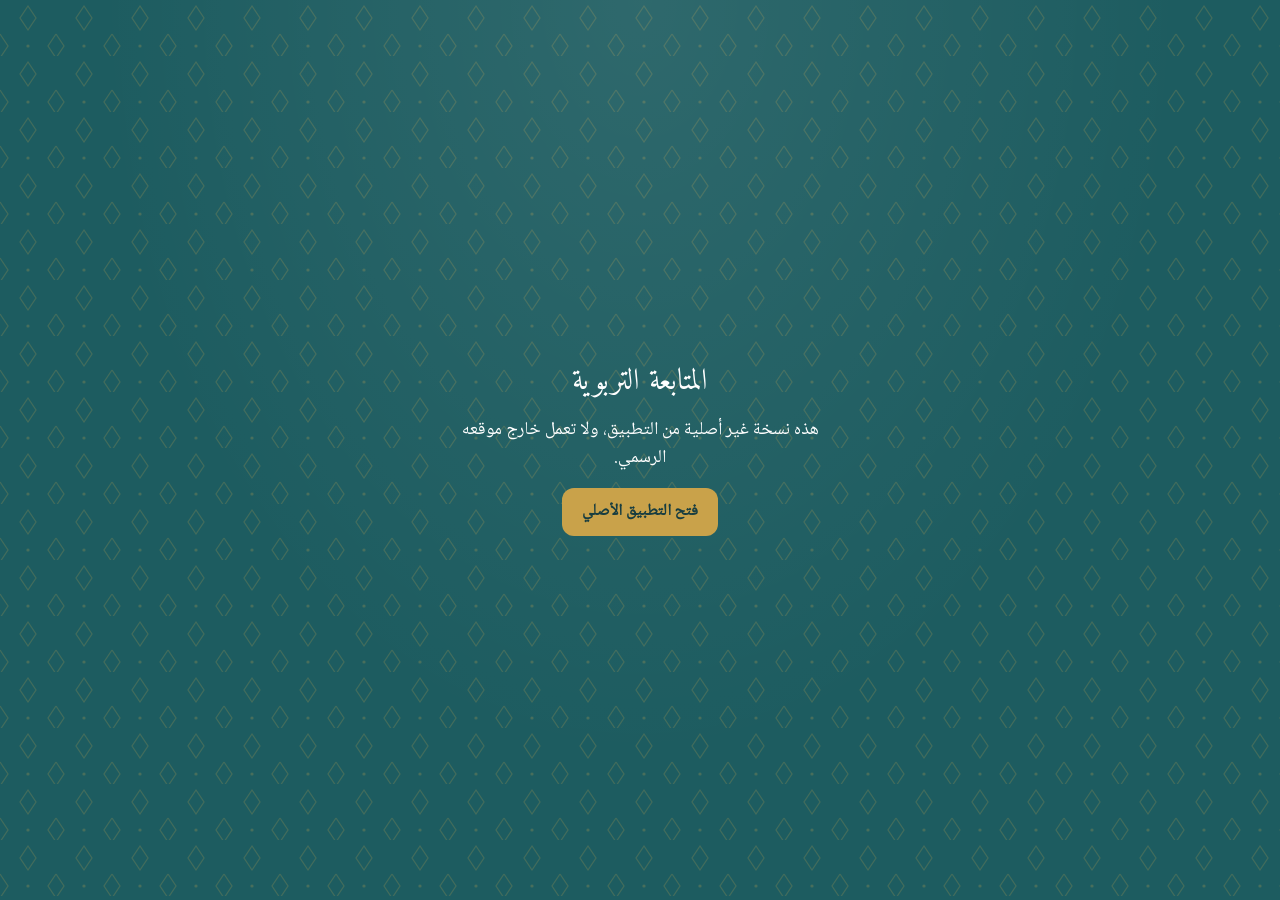
<file: index.html>
<!doctype html>
<html lang="ar" dir="rtl">
<head>
  <meta charset="utf-8" />
  <meta name="viewport" content="width=device-width, initial-scale=1, viewport-fit=cover" />
  <meta name="theme-color" content="#1d5c60" />
  <meta name="description" content="المتابعة التربوية: تطبيق للأستاذ(ة) في الثانوي الإعدادي والتأهيلي لمتابعة المتعلمين، وحساب نقطة الأنشطة، وتصنيف المتعلمين، وتقارير مؤرخة يوقع عليها المتعلم وولي الأمر." />
  <meta name="robots" content="noindex, nofollow" />
  <meta property="og:type" content="website" />
  <meta property="og:locale" content="ar_MA" />
  <meta property="og:site_name" content="المتابعة التربوية" />
  <meta property="og:title" content="المتابعة التربوية: متابعة المتعلمين ونقطة الأنشطة بلمسة واحدة" />
  <meta property="og:description" content="توزيع المراقبة، نقطة الأنشطة جاهزة لمسار، تصنيف المتعلمين، وتقارير مؤرخة. للثانوي الإعدادي والتأهيلي ولكل المواد." />
  <meta property="og:url" content="https://mutabaa-tarbawiya.com/" />
  <meta property="og:image" content="https://mutabaa-tarbawiya.com/og.png" />
  <meta property="og:image:width" content="1200" />
  <meta property="og:image:height" content="630" />
  <meta name="twitter:card" content="summary_large_image" />
  <script type="application/ld+json">{"@context":"https://schema.org","@type":"SoftwareApplication","name":"المتابعة التربوية","url":"https://mutabaa-tarbawiya.com/","applicationCategory":"EducationalApplication","operatingSystem":"Web","inLanguage":"ar","image":"https://mutabaa-tarbawiya.com/og.png","description":"تطبيق للأستاذ(ة) لمتابعة المتعلمين وحساب نقطة الأنشطة وتصنيف المتعلمين وتقارير مؤرخة."}</script>
  <meta http-equiv="Content-Security-Policy" content="default-src 'self'; img-src 'self' data: blob:; style-src 'self' 'unsafe-inline'; script-src 'self'; connect-src 'self' https://graph.microsoft.com https://login.microsoftonline.com https://www.googleapis.com https://oauth2.googleapis.com; worker-src 'self' blob:" />
  <title>المتابعة (تجريبي)</title>
  <link rel="manifest" href="manifest.webmanifest" />
  <link rel="icon" href="icon-192.png" />
  <link rel="apple-touch-icon" href="icon-192.png" />
  <link rel="stylesheet" href="app.css" />
</head>
<body>
  <div id="root"></div>
  <noscript>يتطلب التطبيق تفعيل JavaScript. <a href="about.html">تعرّف على تطبيق المتابعة التربوية</a></noscript>
  <script type="module" src="app.js"></script>
</body>
</html>
</file>
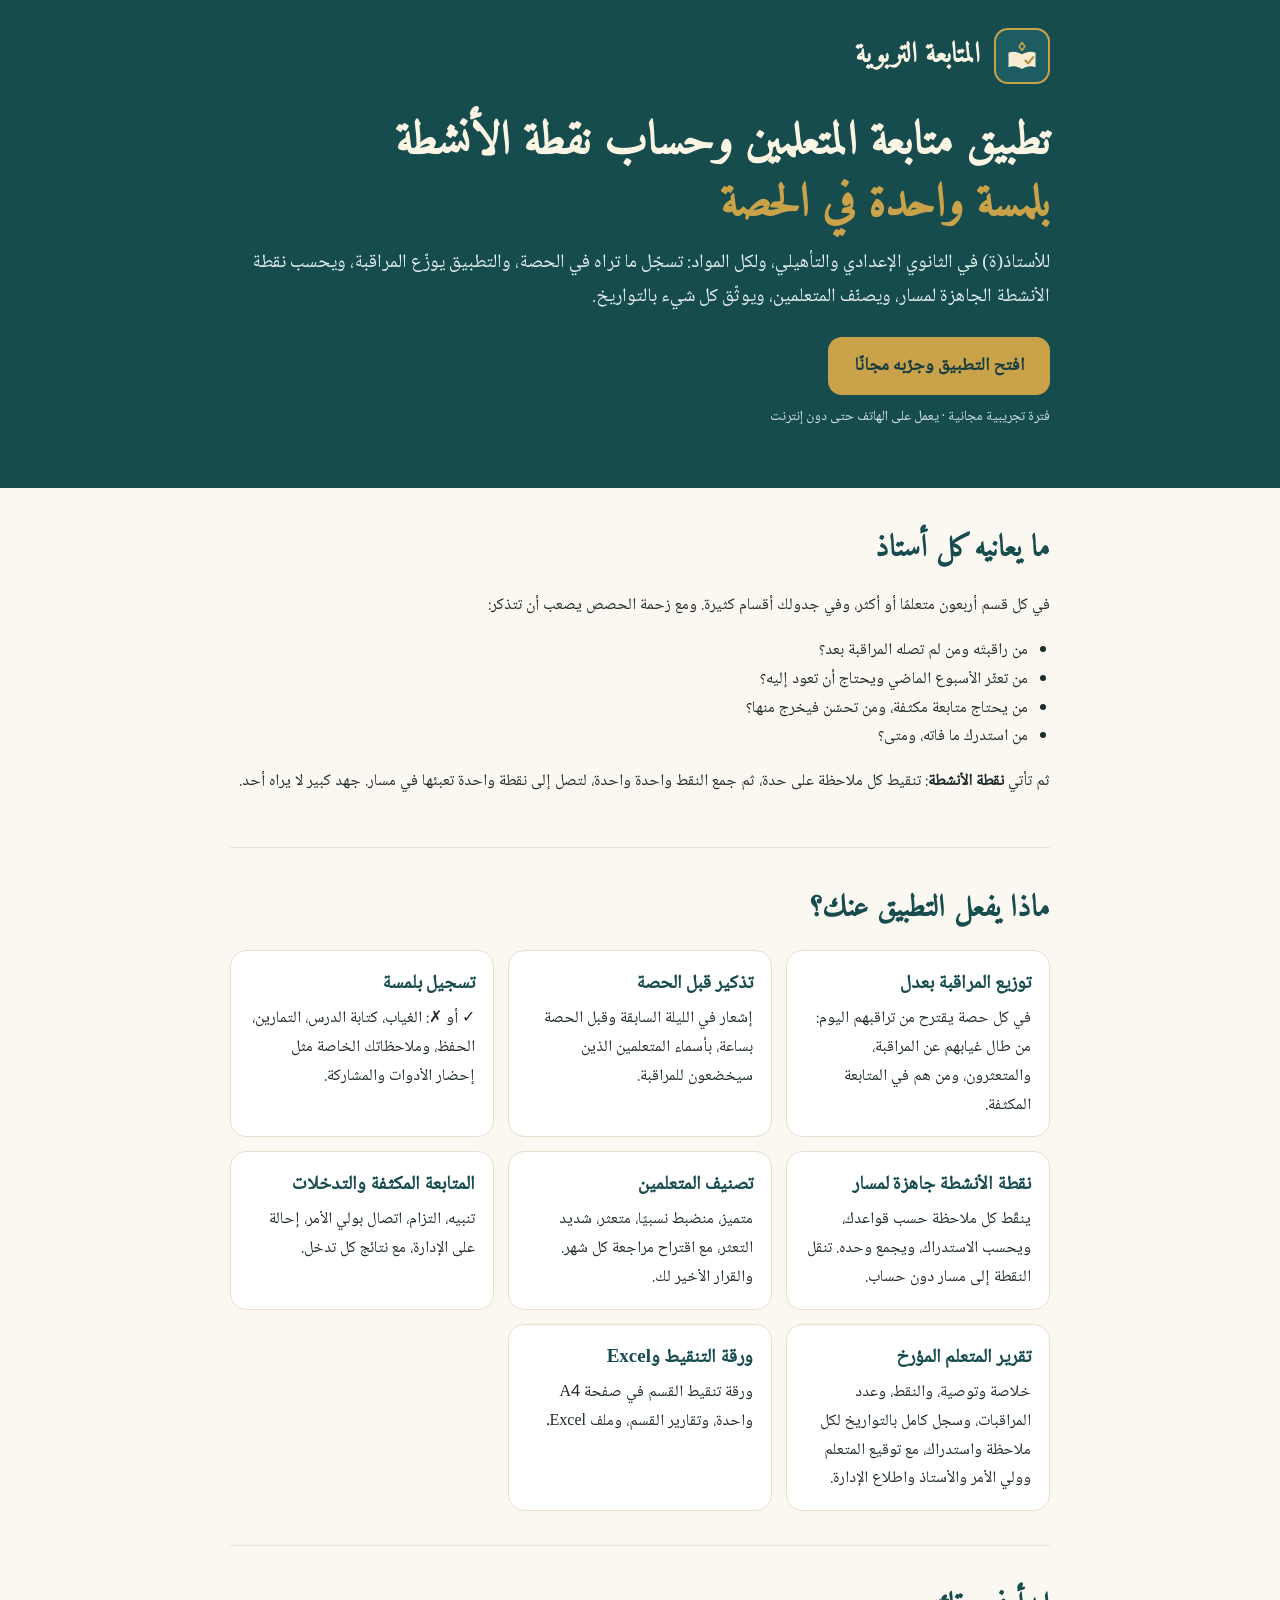
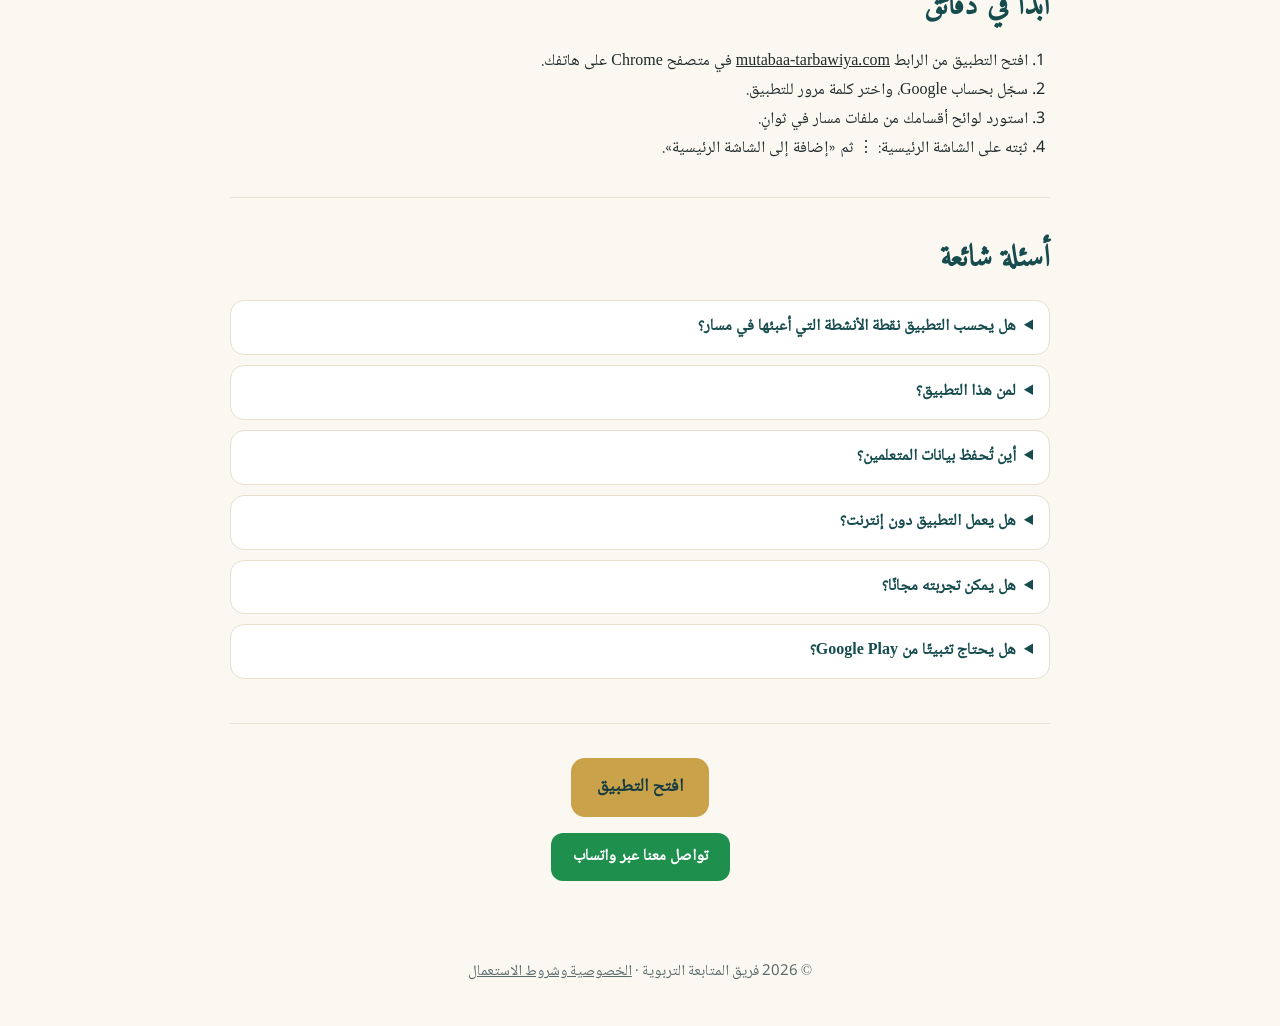
<file: about.html>
<!doctype html>
<html lang="ar" dir="rtl">
<head>
<meta charset="utf-8" />
<meta name="viewport" content="width=device-width, initial-scale=1" />
<title>المتابعة التربوية | تطبيق متابعة المتعلمين وحساب نقطة الأنشطة للأستاذ</title>
<meta name="description" content="المتابعة التربوية: تطبيق للأستاذ(ة) في الثانوي الإعدادي والتأهيلي يسجّل الملاحظات بلمسة في الحصة، ويحسب نقطة الأنشطة الجاهزة لمسار، ويوزّع المراقبة، ويصنّف المتعلمين، ويُعدّ تقارير مؤرخة يوقّع عليها المتعلم وولي الأمر." />
<link rel="canonical" href="https://mutabaa-tarbawiya.com/about.html" />
<meta name="theme-color" content="#1d5c60" />
<link rel="icon" href="icon-192.png" />
<meta property="og:type" content="website" />
<meta property="og:locale" content="ar_MA" />
<meta property="og:site_name" content="المتابعة التربوية" />
<meta property="og:title" content="المتابعة التربوية: متابعة المتعلمين ونقطة الأنشطة بلمسة واحدة" />
<meta property="og:description" content="توزيع المراقبة، نقطة الأنشطة جاهزة لمسار، تصنيف المتعلمين، وتقارير مؤرخة. للثانوي الإعدادي والتأهيلي ولكل المواد." />
<meta property="og:url" content="https://mutabaa-tarbawiya.com/about.html" />
<meta property="og:image" content="https://mutabaa-tarbawiya.com/og.png" />
<meta property="og:image:width" content="1200" />
<meta property="og:image:height" content="630" />
<meta name="twitter:card" content="summary_large_image" />
<script type="application/ld+json">
{"@context":"https://schema.org","@graph":[
{"@type":"SoftwareApplication","name":"المتابعة التربوية","alternateName":"Mutabaa Tarbawiya","url":"https://mutabaa-tarbawiya.com/","applicationCategory":"EducationalApplication","operatingSystem":"Android, iOS, Windows, macOS (متصفح الويب)","inLanguage":"ar","image":"https://mutabaa-tarbawiya.com/og.png","description":"تطبيق للأستاذ(ة) لمتابعة المتعلمين: تسجيل الملاحظات بلمسة، حساب نقطة الأنشطة، توزيع المراقبة، تصنيف المتعلمين، وتقارير مؤرخة.","audience":{"@type":"EducationalAudience","educationalRole":"teacher"}},
{"@type":"FAQPage","mainEntity":[
{"@type":"Question","name":"ما هو تطبيق المتابعة التربوية؟","acceptedAnswer":{"@type":"Answer","text":"تطبيق للأستاذ(ة) يسجّل ملاحظات المتعلمين في الحصة بلمسة واحدة، ويحسب نقطة الأنشطة وحده، ويوزّع المراقبة، ويصنّف المتعلمين، ويُعدّ تقارير مؤرخة."}},
{"@type":"Question","name":"هل يحسب التطبيق نقطة الأنشطة التي أعبئها في مسار؟","acceptedAnswer":{"@type":"Answer","text":"نعم. ينقّط التطبيق كل ملاحظة حسب القواعد التي تحددها، ويحسب الاستدراك، ويعطيك نقطة الأنشطة النهائية لكل متعلم جاهزة، فتعبئها في مسار دون حساب."}},
{"@type":"Question","name":"لمن هذا التطبيق؟","acceptedAnswer":{"@type":"Answer","text":"لأساتذة الثانوي الإعدادي والثانوي التأهيلي، ولكل المواد. ويمكن للأستاذ إضافة ملاحظاته الخاصة."}},
{"@type":"Question","name":"أين تُحفظ بيانات المتعلمين؟","acceptedAnswer":{"@type":"Answer","text":"في هاتف الأستاذ، مع نسخة احتياطية في حسابه على Google Drive. لا تمر بيانات المتعلمين بأي خادم آخر."}},
{"@type":"Question","name":"هل يعمل التطبيق دون إنترنت؟","acceptedAnswer":{"@type":"Answer","text":"نعم، بعد تثبيته من المتصفح يعمل على الهاتف حتى دون إنترنت."}},
{"@type":"Question","name":"هل يمكن تجربة التطبيق مجانا؟","acceptedAnswer":{"@type":"Answer","text":"نعم، بفترة تجريبية مجانية، ثم يلزم ترخيص يُطلب عبر واتساب."}}
]}]}
</script>
<style>
@font-face{font-family:Amiri;src:url(fonts/amiri.woff) format("woff");font-display:swap}
@font-face{font-family:Naskh;src:url(fonts/noto-naskh.woff) format("woff");font-display:swap}
*{box-sizing:border-box}
body{margin:0;font-family:Naskh,"Noto Naskh Arabic",Tahoma,serif;color:#1f2a2b;background:#fbf8f1;line-height:1.8}
a{color:inherit}
.wrap{max-width:860px;margin:0 auto;padding:0 20px}
header{background:#174c4f;color:#fbf5e4;padding:28px 0 44px}
.brand{display:flex;align-items:center;gap:14px;font-family:Amiri,serif;font-size:28px;font-weight:700}
.logo{width:56px;height:56px;border-radius:14px;border:2px solid #c9a24a;background:#1d5c60;display:flex;align-items:center;justify-content:center}
h1{font-family:Amiri,serif;font-size:clamp(30px,6vw,46px);line-height:1.35;margin:28px 0 10px}
h1 span{color:#c9a24a}
.lead{font-size:19px;color:#e6f0ef;margin:0 0 22px}
.cta{display:inline-block;background:#c9a24a;color:#173d40;font-weight:700;text-decoration:none;padding:13px 26px;border-radius:14px;font-size:18px}
.cta2{display:inline-block;margin-inline-start:10px;color:#fbf5e4;font-weight:700}
.note{font-size:14px;color:#cfe0de;margin-top:10px}
section{padding:34px 0;border-bottom:1px solid #ece4d2}
h2{font-family:Amiri,serif;font-size:30px;color:#174c4f;margin:0 0 14px}
ul.pain{padding-inline-start:22px;margin:0}
.grid{display:grid;grid-template-columns:repeat(auto-fit,minmax(240px,1fr));gap:14px}
.card{background:#fff;border:1px solid #e8dfcc;border-radius:16px;padding:16px 18px}
.card h3{margin:0 0 4px;font-size:19px;color:#174c4f}
.card p{margin:0;font-size:16px}
ol.steps{padding-inline-start:22px;margin:0}
details{background:#fff;border:1px solid #e8dfcc;border-radius:14px;padding:12px 16px;margin-bottom:10px}
summary{font-weight:700;cursor:pointer;color:#174c4f}
footer{padding:28px 0 40px;font-size:15px;color:#5b6b6c;text-align:center}
.ltr{direction:ltr;unicode-bidi:embed}
</style>
</head>
<body>
<header>
  <div class="wrap">
    <div class="brand"><span class="logo"><svg width="36" height="36" viewBox="0 0 64 64" fill="none" aria-hidden="true"><path d="M32 8l5 7-5 7-5-7z" stroke="#c9a24a" stroke-width="3" stroke-linejoin="round"/><path d="M8 26c8-3 16-2 24 3v26c-8-5-16-6-24-3z" fill="#f7edd2"/><path d="M56 26c-8-3-16-2-24 3v26c8-5 16-6 24-3z" fill="#f7edd2"/><path d="M38 40l5 5 9-11" stroke="#b08a3a" stroke-width="3.5" stroke-linecap="round" stroke-linejoin="round"/></svg></span>المتابعة التربوية</div>
    <h1>تطبيق متابعة المتعلمين وحساب نقطة الأنشطة<br><span>بلمسة واحدة في الحصة</span></h1>
    <p class="lead">للأستاذ(ة) في الثانوي الإعدادي والتأهيلي، ولكل المواد: تسجّل ما تراه في الحصة، والتطبيق يوزّع المراقبة، ويحسب نقطة الأنشطة الجاهزة لمسار، ويصنّف المتعلمين، ويوثّق كل شيء بالتواريخ.</p>
    <a class="cta" href="/">افتح التطبيق وجرّبه مجانًا</a>
    <p class="note">فترة تجريبية مجانية · يعمل على الهاتف حتى دون إنترنت</p>
  </div>
</header>

<main class="wrap">
  <section>
    <h2>ما يعانيه كل أستاذ</h2>
    <p>في كل قسم أربعون متعلمًا أو أكثر، وفي جدولك أقسام كثيرة. ومع زحمة الحصص يصعب أن تتذكر:</p>
    <ul class="pain">
      <li>من راقبتَه ومن لم تصله المراقبة بعد؟</li>
      <li>من تعثّر الأسبوع الماضي ويحتاج أن تعود إليه؟</li>
      <li>من يحتاج متابعة مكثفة، ومن تحسّن فيخرج منها؟</li>
      <li>من استدرك ما فاته، ومتى؟</li>
    </ul>
    <p>ثم تأتي <strong>نقطة الأنشطة</strong>: تنقيط كل ملاحظة على حدة، ثم جمع النقط واحدة واحدة، لتصل إلى نقطة واحدة تعبئها في مسار. جهد كبير لا يراه أحد.</p>
  </section>

  <section>
    <h2>ماذا يفعل التطبيق عنك؟</h2>
    <div class="grid">
      <div class="card"><h3>توزيع المراقبة بعدل</h3><p>في كل حصة يقترح من تراقبهم اليوم: من طال غيابهم عن المراقبة، والمتعثرون، ومن هم في المتابعة المكثفة.</p></div>
      <div class="card"><h3>تذكير قبل الحصة</h3><p>إشعار في الليلة السابقة وقبل الحصة بساعة، بأسماء المتعلمين الذين سيخضعون للمراقبة.</p></div>
      <div class="card"><h3>تسجيل بلمسة</h3><p>✓ أو ✗: الغياب، كتابة الدرس، التمارين، الحفظ، وملاحظاتك الخاصة مثل إحضار الأدوات والمشاركة.</p></div>
      <div class="card"><h3>نقطة الأنشطة جاهزة لمسار</h3><p>ينقّط كل ملاحظة حسب قواعدك، ويحسب الاستدراك، ويجمع وحده. تنقل النقطة إلى مسار دون حساب.</p></div>
      <div class="card"><h3>تصنيف المتعلمين</h3><p>متميز، منضبط نسبيًا، متعثر، شديد التعثر، مع اقتراح مراجعة كل شهر. والقرار الأخير لك.</p></div>
      <div class="card"><h3>المتابعة المكثفة والتدخلات</h3><p>تنبيه، التزام، اتصال بولي الأمر، إحالة على الإدارة، مع نتائج كل تدخل.</p></div>
      <div class="card"><h3>تقرير المتعلم المؤرخ</h3><p>خلاصة وتوصية، والنقط، وعدد المراقبات، وسجل كامل بالتواريخ لكل ملاحظة واستدراك، مع توقيع المتعلم وولي الأمر والأستاذ واطلاع الإدارة.</p></div>
      <div class="card"><h3>ورقة التنقيط وExcel</h3><p>ورقة تنقيط القسم في صفحة A4 واحدة، وتقارير القسم، وملف Excel.</p></div>
    </div>
  </section>

  <section>
    <h2>ابدأ في دقائق</h2>
    <ol class="steps">
      <li>افتح التطبيق من الرابط <a class="ltr" href="/">mutabaa-tarbawiya.com</a> في متصفح Chrome على هاتفك.</li>
      <li>سجّل بحساب Google، واختر كلمة مرور للتطبيق.</li>
      <li>استورد لوائح أقسامك من ملفات مسار في ثوانٍ.</li>
      <li>ثبّته على الشاشة الرئيسية: ⋮ ثم «إضافة إلى الشاشة الرئيسية».</li>
    </ol>
  </section>

  <section>
    <h2>أسئلة شائعة</h2>
    <details><summary>هل يحسب التطبيق نقطة الأنشطة التي أعبئها في مسار؟</summary><p>نعم. ينقّط التطبيق كل ملاحظة حسب القواعد التي تحددها أنت، ويحسب الاستدراك، ويعطيك نقطة الأنشطة النهائية لكل متعلم جاهزة، فتعبئها في مسار دون حساب.</p></details>
    <details><summary>لمن هذا التطبيق؟</summary><p>لأساتذة الثانوي الإعدادي (الأولى والثانية والثالثة إعدادي) والثانوي التأهيلي (الجذع المشترك والأولى والثانية باكالوريا)، ولكل المواد.</p></details>
    <details><summary>أين تُحفظ بيانات المتعلمين؟</summary><p>في هاتفك أنت، مع نسخة احتياطية في حسابك على Google Drive تستعيدها إن غيّرت هاتفك. لا تمر بيانات المتعلمين بأي خادم آخر. <a href="privacy.html">سياسة الخصوصية</a>.</p></details>
    <details><summary>هل يعمل التطبيق دون إنترنت؟</summary><p>نعم، بعد فتحه أول مرة وتثبيته يعمل على الهاتف حتى دون إنترنت.</p></details>
    <details><summary>هل يمكن تجربته مجانًا؟</summary><p>نعم، بفترة تجريبية مجانية، ثم يلزم ترخيص تطلبه عبر واتساب.</p></details>
    <details><summary>هل يحتاج تثبيتًا من Google Play؟</summary><p>لا. يُفتح من المتصفح ويُثبّت على الشاشة الرئيسية مثل أي تطبيق، وتصله التحديثات تلقائيًا.</p></details>
  </section>

  <section style="border:0;text-align:center">
    <a class="cta" href="/">افتح التطبيق</a>
    <p><a href="https://wa.me/212625993694?text=%D8%A7%D9%84%D8%B3%D9%84%D8%A7%D9%85%20%D8%B9%D9%84%D9%8A%D9%83%D9%85%D8%8C%20%D9%84%D8%AF%D9%8A%20%D8%B3%D8%A4%D8%A7%D9%84%20%D8%B9%D9%86%20%D8%AA%D8%B7%D8%A8%D9%8A%D9%82%20%D8%A7%D9%84%D9%85%D8%AA%D8%A7%D8%A8%D8%B9%D8%A9%20%D8%A7%D9%84%D8%AA%D8%B1%D8%A8%D9%88%D9%8A%D8%A9" style="display:inline-block;background:#1f8f4e;color:#fff;font-weight:700;text-decoration:none;padding:10px 22px;border-radius:12px">تواصل معنا عبر واتساب</a></p>
  </section>
</main>

<footer>© 2026 فريق المتابعة التربوية · <a href="privacy.html">الخصوصية وشروط الاستعمال</a></footer>
</body>
</html>
</file>
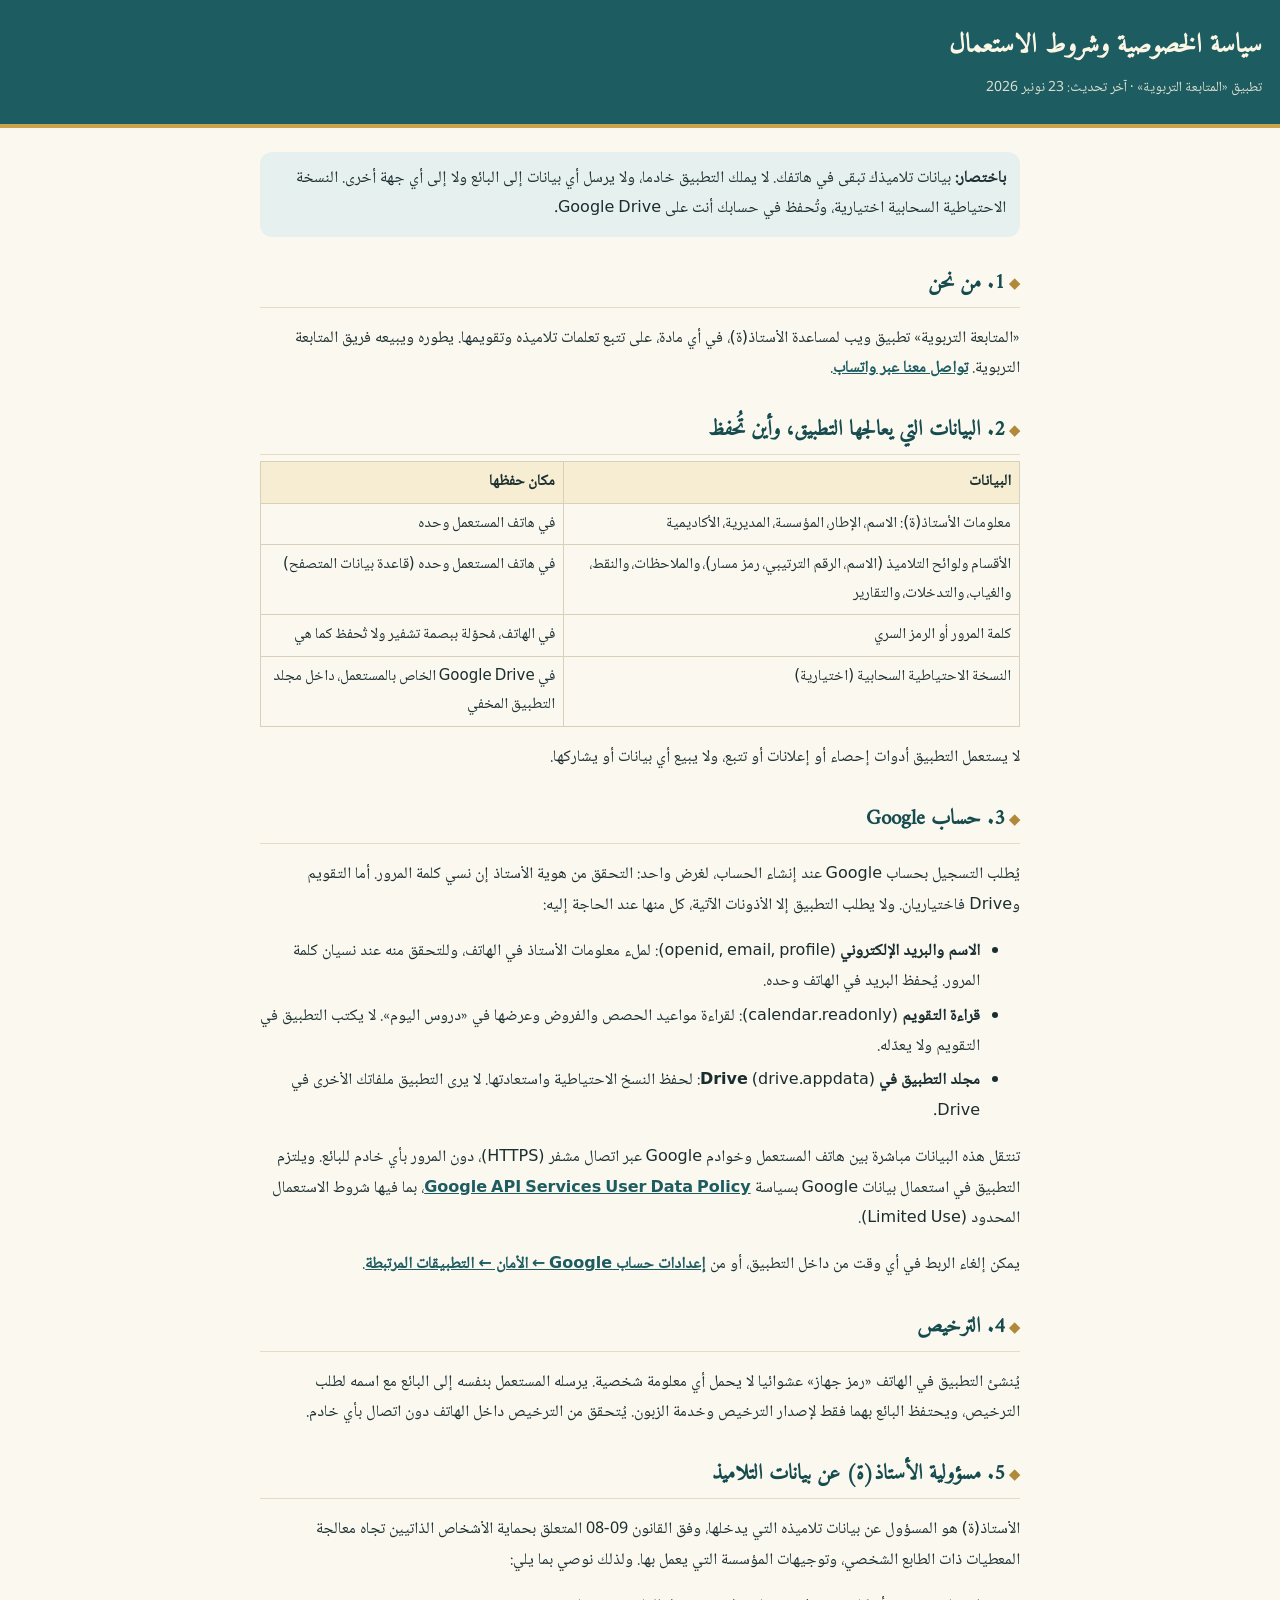
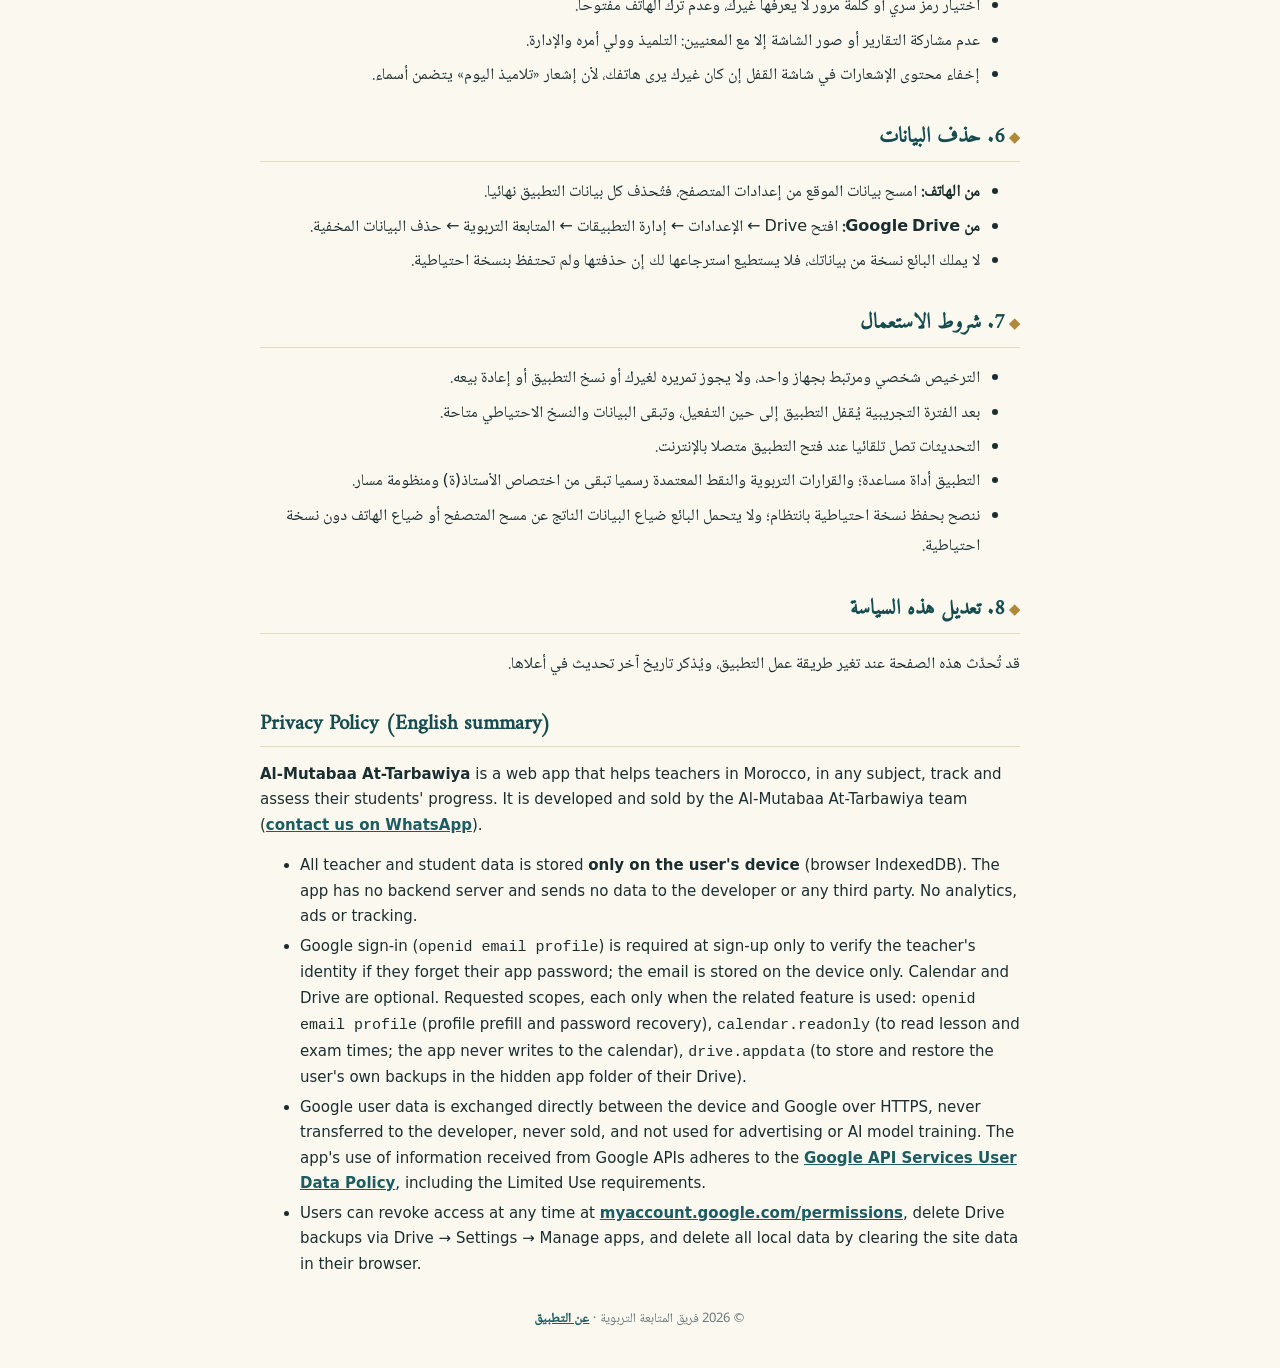
<file: privacy.html>
<!doctype html>
<html lang="ar" dir="rtl">
<head>
<meta charset="utf-8" />
<meta name="viewport" content="width=device-width, initial-scale=1" />
<link rel="canonical" href="https://mutabaa-tarbawiya.com/privacy.html" />
<title>سياسة الخصوصية وشروط الاستعمال · المتابعة التربوية</title>
<meta name="theme-color" content="#1d5c60" />
<link rel="icon" href="icon-192.png" />
<style>
  @font-face { font-family: "Naskh"; src: url("fonts/noto-naskh.woff") format("woff"); font-display: swap; }
  @font-face { font-family: "Amiri"; src: url("fonts/amiri.woff") format("woff"); font-display: swap; }
  body { margin: 0; background: #fbf8f0; color: #1b2e2f; font-family: "Naskh", system-ui, sans-serif; line-height: 1.9; }
  header { background: #1d5c60; color: #fbf5e4; padding: 22px 18px; border-bottom: 4px solid #c9a24a; }
  header h1 { font-family: "Amiri", serif; margin: 0; font-size: 26px; }
  header p { margin: 4px 0 0; opacity: .85; font-size: 14px; }
  main { max-width: 760px; margin: auto; padding: 8px 18px 40px; }
  h2 { font-family: "Amiri", serif; color: #174c4f; font-size: 21px; margin: 26px 0 6px; border-bottom: 1px solid #e5dcc5; padding-bottom: 4px; }
  h2::before { content: "◆ "; color: #b08a3a; font-size: 14px; }
  li { margin-bottom: 4px; }
  .box { background: #e6f0ef; border-radius: 12px; padding: 12px 14px; }
  table { width: 100%; border-collapse: collapse; font-size: 15px; }
  th, td { border: 1px solid #d8d0bb; padding: 6px 8px; text-align: right; vertical-align: top; }
  th { background: #f7edd2; }
  a { color: #1d5c60; font-weight: bold; }
  .en { direction: ltr; text-align: left; font-family: system-ui, sans-serif; font-size: 15px; line-height: 1.7; }
  .en h2::before { content: ""; }
  footer { text-align: center; font-size: 13px; color: #6b7a7a; margin-top: 30px; }
</style>
</head>
<body>
<header>
  <h1>سياسة الخصوصية وشروط الاستعمال</h1>
  <p>تطبيق «المتابعة التربوية» · آخر تحديث: 23 نونبر 2026</p>
</header>
<main>
  <p class="box"><b>باختصار:</b> بيانات تلاميذك تبقى في هاتفك. لا يملك التطبيق خادما، ولا يرسل أي بيانات إلى البائع ولا إلى أي جهة أخرى. النسخة الاحتياطية السحابية اختيارية، وتُحفظ في حسابك أنت على Google Drive.</p>

  <h2>1. من نحن</h2>
  <p>«المتابعة التربوية» تطبيق ويب لمساعدة الأستاذ(ة)، في أي مادة، على تتبع تعلمات تلاميذه وتقويمها. يطوره ويبيعه فريق المتابعة التربوية. <a href="https://wa.me/212625993694">تواصل معنا عبر واتساب</a>.</p>

  <h2>2. البيانات التي يعالجها التطبيق، وأين تُحفظ</h2>
  <table>
    <tr><th>البيانات</th><th>مكان حفظها</th></tr>
    <tr><td>معلومات الأستاذ(ة): الاسم، الإطار، المؤسسة، المديرية، الأكاديمية</td><td>في هاتف المستعمل وحده</td></tr>
    <tr><td>الأقسام ولوائح التلاميذ (الاسم، الرقم الترتيبي، رمز مسار)، والملاحظات، والنقط، والغياب، والتدخلات، والتقارير</td><td>في هاتف المستعمل وحده (قاعدة بيانات المتصفح)</td></tr>
    <tr><td>كلمة المرور أو الرمز السري</td><td>في الهاتف، مُحوّلة ببصمة تشفير ولا تُحفظ كما هي</td></tr>
    <tr><td>النسخة الاحتياطية السحابية (اختيارية)</td><td>في Google Drive الخاص بالمستعمل، داخل مجلد التطبيق المخفي</td></tr>
  </table>
  <p>لا يستعمل التطبيق أدوات إحصاء أو إعلانات أو تتبع، ولا يبيع أي بيانات أو يشاركها.</p>

  <h2>3. حساب Google</h2>
  <p>يُطلب التسجيل بحساب Google عند إنشاء الحساب، لغرض واحد: التحقق من هوية الأستاذ إن نسي كلمة المرور. أما التقويم وDrive فاختياريان. ولا يطلب التطبيق إلا الأذونات الآتية، كل منها عند الحاجة إليه:</p>
  <ul>
    <li><b>الاسم والبريد الإلكتروني</b> (openid, email, profile): لملء معلومات الأستاذ في الهاتف، وللتحقق منه عند نسيان كلمة المرور. يُحفظ البريد في الهاتف وحده.</li>
    <li><b>قراءة التقويم</b> (calendar.readonly): لقراءة مواعيد الحصص والفروض وعرضها في «دروس اليوم». لا يكتب التطبيق في التقويم ولا يعدّله.</li>
    <li><b>مجلد التطبيق في Drive</b> (drive.appdata): لحفظ النسخ الاحتياطية واستعادتها. لا يرى التطبيق ملفاتك الأخرى في Drive.</li>
  </ul>
  <p>تنتقل هذه البيانات مباشرة بين هاتف المستعمل وخوادم Google عبر اتصال مشفر (HTTPS)، دون المرور بأي خادم للبائع. ويلتزم التطبيق في استعمال بيانات Google بسياسة <a href="https://developers.google.com/terms/api-services-user-data-policy">Google API Services User Data Policy</a>، بما فيها شروط الاستعمال المحدود (Limited Use).</p>
  <p>يمكن إلغاء الربط في أي وقت من داخل التطبيق، أو من <a href="https://myaccount.google.com/permissions">إعدادات حساب Google ← الأمان ← التطبيقات المرتبطة</a>.</p>

  <h2>4. الترخيص</h2>
  <p>يُنشئ التطبيق في الهاتف «رمز جهاز» عشوائيا لا يحمل أي معلومة شخصية. يرسله المستعمل بنفسه إلى البائع مع اسمه لطلب الترخيص، ويحتفظ البائع بهما فقط لإصدار الترخيص وخدمة الزبون. يُتحقق من الترخيص داخل الهاتف دون اتصال بأي خادم.</p>

  <h2>5. مسؤولية الأستاذ(ة) عن بيانات التلاميذ</h2>
  <p>الأستاذ(ة) هو المسؤول عن بيانات تلاميذه التي يدخلها، وفق القانون 09-08 المتعلق بحماية الأشخاص الذاتيين تجاه معالجة المعطيات ذات الطابع الشخصي، وتوجيهات المؤسسة التي يعمل بها. ولذلك نوصي بما يلي:</p>
  <ul>
    <li>اختيار رمز سري أو كلمة مرور لا يعرفها غيرك، وعدم ترك الهاتف مفتوحا.</li>
    <li>عدم مشاركة التقارير أو صور الشاشة إلا مع المعنيين: التلميذ وولي أمره والإدارة.</li>
    <li>إخفاء محتوى الإشعارات في شاشة القفل إن كان غيرك يرى هاتفك، لأن إشعار «تلاميذ اليوم» يتضمن أسماء.</li>
  </ul>

  <h2>6. حذف البيانات</h2>
  <ul>
    <li><b>من الهاتف:</b> امسح بيانات الموقع من إعدادات المتصفح، فتُحذف كل بيانات التطبيق نهائيا.</li>
    <li><b>من Google Drive:</b> افتح Drive ← الإعدادات ← إدارة التطبيقات ← المتابعة التربوية ← حذف البيانات المخفية.</li>
    <li>لا يملك البائع نسخة من بياناتك، فلا يستطيع استرجاعها لك إن حذفتها ولم تحتفظ بنسخة احتياطية.</li>
  </ul>

  <h2>7. شروط الاستعمال</h2>
  <ul>
    <li>الترخيص شخصي ومرتبط بجهاز واحد، ولا يجوز تمريره لغيرك أو نسخ التطبيق أو إعادة بيعه.</li>
    <li>بعد الفترة التجريبية يُقفل التطبيق إلى حين التفعيل، وتبقى البيانات والنسخ الاحتياطي متاحة.</li>
    <li>التحديثات تصل تلقائيا عند فتح التطبيق متصلا بالإنترنت.</li>
    <li>التطبيق أداة مساعدة؛ والقرارات التربوية والنقط المعتمدة رسميا تبقى من اختصاص الأستاذ(ة) ومنظومة مسار.</li>
    <li>ننصح بحفظ نسخة احتياطية بانتظام؛ ولا يتحمل البائع ضياع البيانات الناتج عن مسح المتصفح أو ضياع الهاتف دون نسخة احتياطية.</li>
  </ul>

  <h2>8. تعديل هذه السياسة</h2>
  <p>قد تُحدَّث هذه الصفحة عند تغير طريقة عمل التطبيق، ويُذكر تاريخ آخر تحديث في أعلاها.</p>

  <div class="en">
    <h2>Privacy Policy (English summary)</h2>
    <p><b>Al-Mutabaa At-Tarbawiya</b> is a web app that helps teachers in Morocco, in any subject, track and assess their students' progress. It is developed and sold by the Al-Mutabaa At-Tarbawiya team (<a href="https://wa.me/212625993694">contact us on WhatsApp</a>).</p>
    <ul>
      <li>All teacher and student data is stored <b>only on the user's device</b> (browser IndexedDB). The app has no backend server and sends no data to the developer or any third party. No analytics, ads or tracking.</li>
      <li>Google sign-in (<code>openid email profile</code>) is required at sign-up only to verify the teacher's identity if they forget their app password; the email is stored on the device only. Calendar and Drive are optional. Requested scopes, each only when the related feature is used: <code>openid email profile</code> (profile prefill and password recovery), <code>calendar.readonly</code> (to read lesson and exam times; the app never writes to the calendar), <code>drive.appdata</code> (to store and restore the user's own backups in the hidden app folder of their Drive).</li>
      <li>Google user data is exchanged directly between the device and Google over HTTPS, never transferred to the developer, never sold, and not used for advertising or AI model training. The app's use of information received from Google APIs adheres to the <a href="https://developers.google.com/terms/api-services-user-data-policy">Google API Services User Data Policy</a>, including the Limited Use requirements.</li>
      <li>Users can revoke access at any time at <a href="https://myaccount.google.com/permissions">myaccount.google.com/permissions</a>, delete Drive backups via Drive → Settings → Manage apps, and delete all local data by clearing the site data in their browser.</li>
    </ul>
  </div>

  <footer>© 2026 فريق المتابعة التربوية · <a href="about.html">عن التطبيق</a></footer>
</main>
</body>
</html>
</file>
